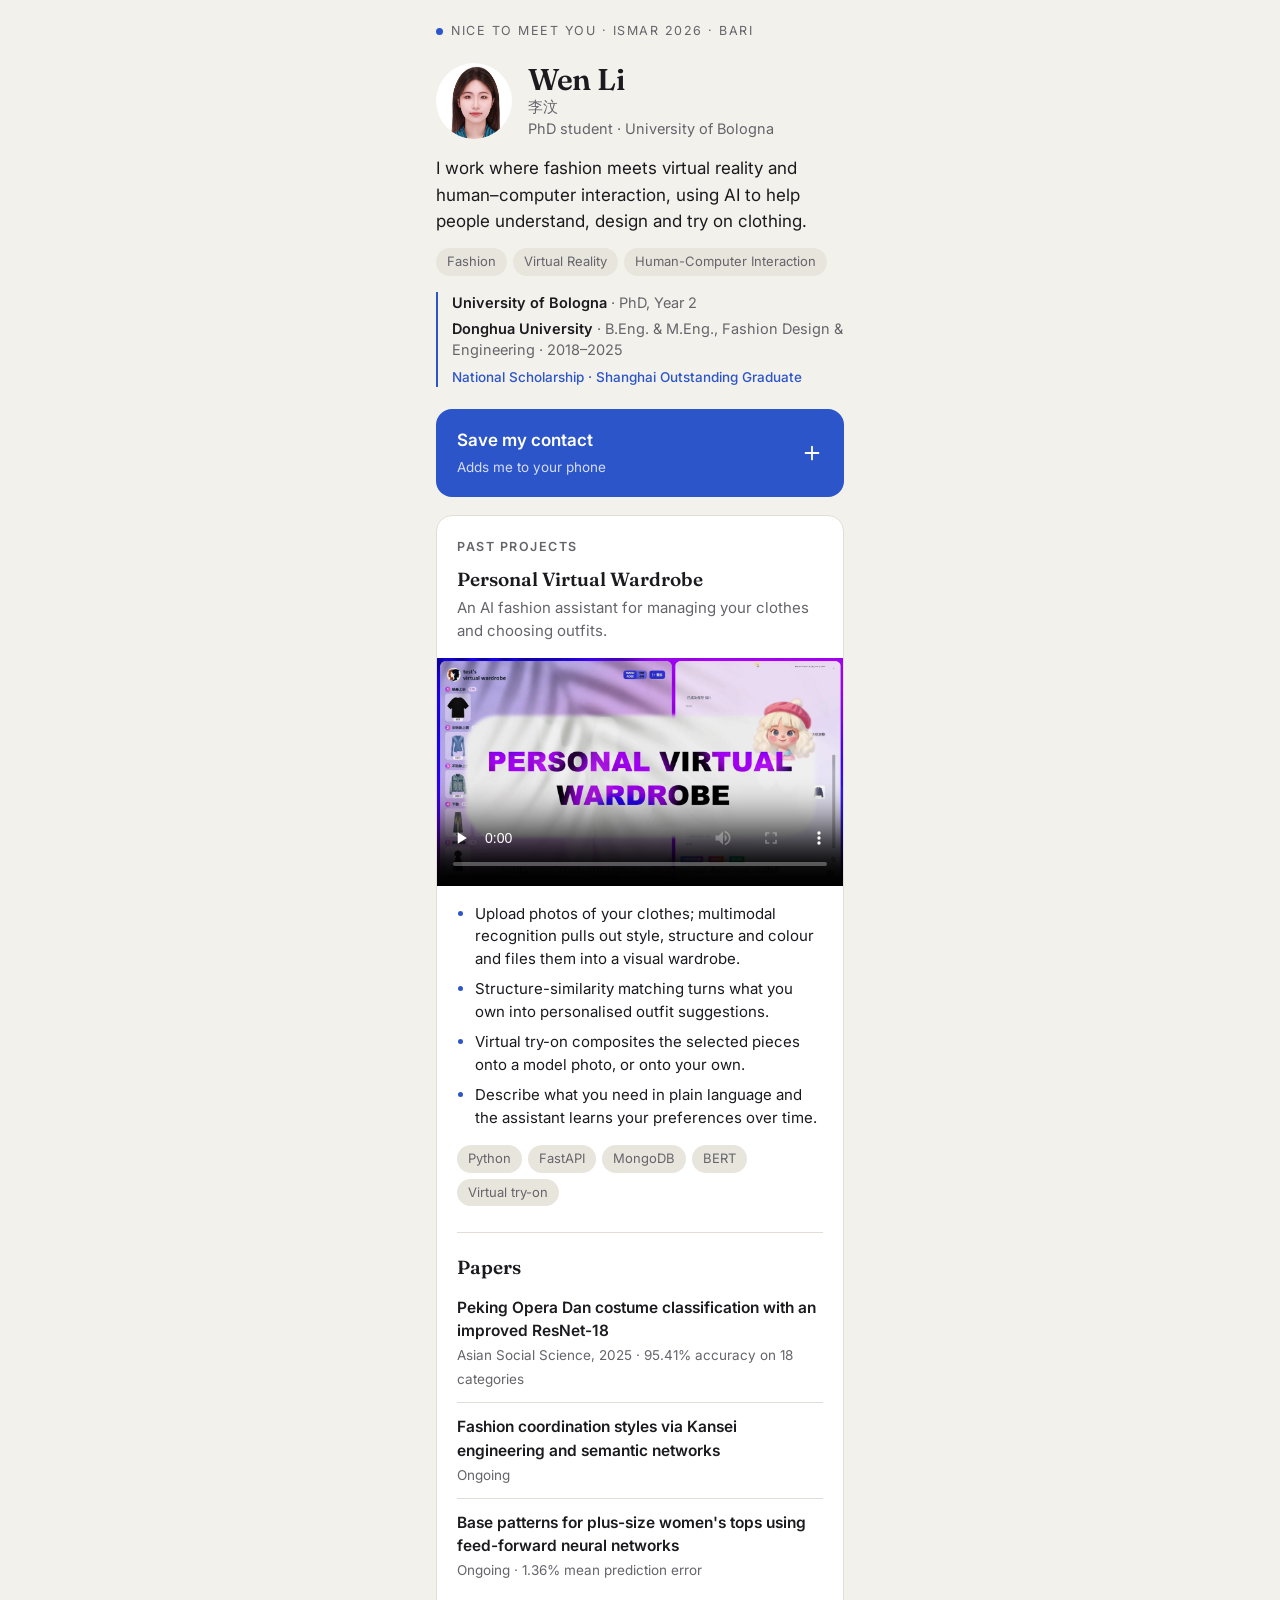
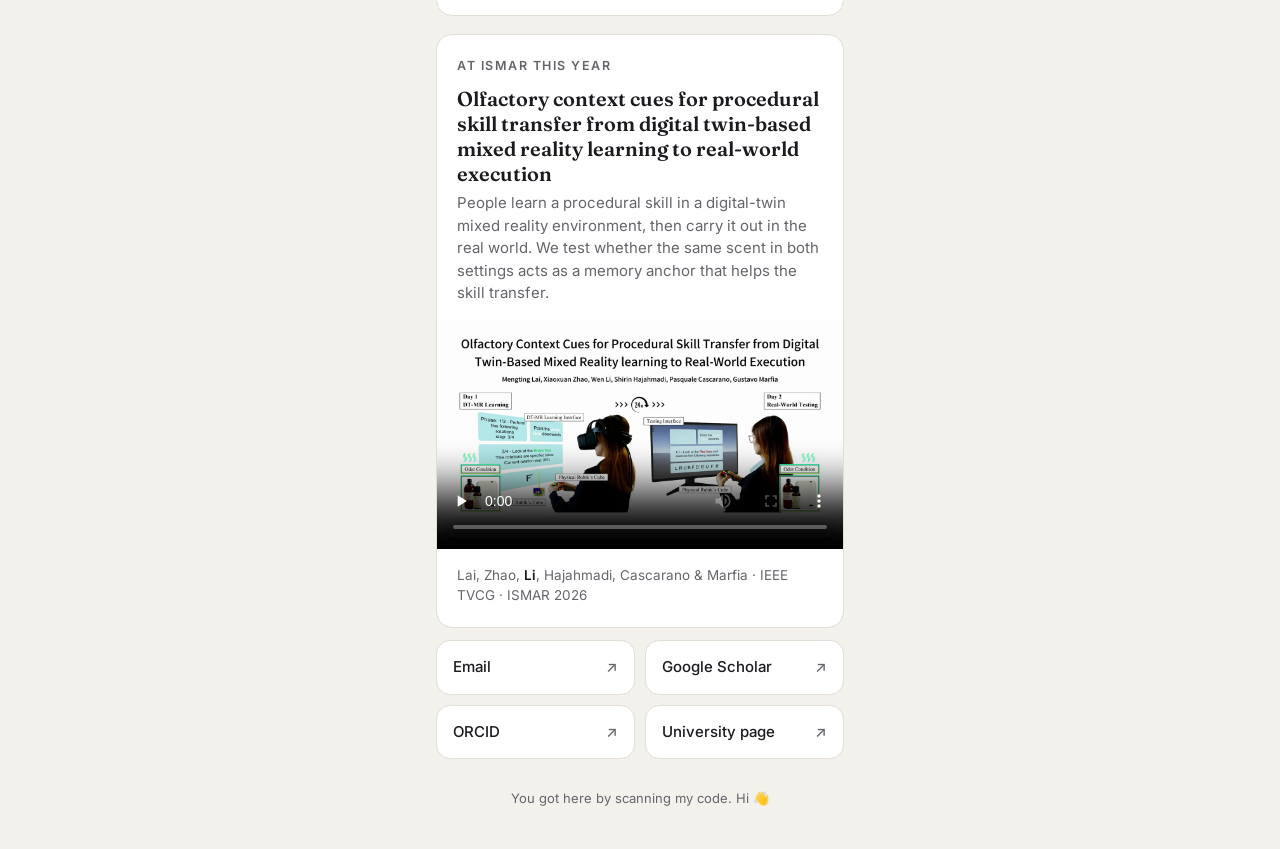
<file: index.html>
<!doctype html>
<html lang="en">
<head>
<meta charset="utf-8">
<meta name="viewport" content="width=device-width, initial-scale=1, viewport-fit=cover">
<title>Wen Li · ISMAR 2026</title>
<link rel="preconnect" href="https://fonts.googleapis.com">
<link rel="stylesheet" href="https://fonts.googleapis.com/css2?family=Fraunces:opsz,wght@9..144,400;9..144,600&family=Inter:wght@400;500;600&display=swap">
<link rel="stylesheet" href="style.css">
<style>
  .head { display: flex; gap: 16px; align-items: center; margin: 22px 0 16px; }
  .bio { font-size: 17px; line-height: 1.55; }
  .tags { display: flex; flex-wrap: wrap; gap: 6px; margin: 14px 0 22px; }
  .tags span { padding: 4px 11px; border-radius: 999px; background: var(--chip); font-size: 13px; color: var(--muted); }

  .btn {
    display: flex; align-items: center; justify-content: space-between; gap: 12px;
    padding: 18px 20px; border-radius: 16px; margin-bottom: 12px;
    background: var(--surface); border: 1px solid var(--line);
    transition: transform .12s ease;
  }
  .btn:active { transform: scale(.98); }
  .btn b { display: block; font-weight: 600; font-size: 17px; }
  .btn small { color: var(--muted); font-size: 13.5px; }
  .btn svg { width: 22px; height: 22px; flex: none; }
  .btn.primary { background: var(--accent); color: var(--accent-ink); border-color: transparent; }
  .btn.primary small { color: inherit; opacity: .8; }

  .panel {
    margin: 18px 0 12px; padding: 22px 20px; border-radius: 16px;
    background: var(--surface); border: 1px solid var(--line);
  }
  .label { font-size: 12.5px; letter-spacing: .12em; text-transform: uppercase; color: var(--muted); font-weight: 600; }
  .panel h2 { font: 600 22px/1.25 var(--serif); margin: 10px 0 6px; }
  .panel .lede { color: var(--muted); font-size: 15px; }

  #paper h2 { font-size: 20px; }
  .panel .meta { margin-top: 12px; font-size: 13.5px; color: var(--muted); }
  .panel .meta b { color: var(--ink); font-weight: 600; }
  .more { display: inline-block; margin-top: 14px; font-weight: 500; border-bottom: 1.5px solid currentColor; }

  .video { position: relative; margin: 16px -20px; aspect-ratio: 16 / 9; background: #000; }
  .video video { width: 100%; height: 100%; display: block; object-fit: cover; }
  .points { padding-left: 18px; font-size: 15px; display: grid; gap: 8px; }
  .points li::marker { color: var(--accent); }
  .panel .tags { margin: 16px 0 0; }

  .rows { list-style: none; padding: 0; margin-top: 12px; }
  .rows li { padding: 12px 0; border-top: 1px solid var(--line); display: flex; justify-content: space-between; gap: 12px; }
  .rows li:first-child { border-top: 0; padding-top: 4px; }
  .rows b { font-weight: 600; display: block; font-size: 15.5px; }
  .rows small { color: var(--muted); font-size: 13.5px; }
  .rows time { color: var(--muted); font-size: 13.5px; white-space: nowrap; }
  .edu { margin: -6px 0 22px; padding-left: 14px; border-left: 2px solid var(--accent); }
  .edu ul { list-style: none; padding: 0; display: grid; gap: 4px; font-size: 14.5px; }
  .edu b { font-weight: 600; }
  .edu span { color: var(--muted); }
  .edu .honors { margin-top: 6px; font-size: 13.5px; color: var(--accent); font-weight: 500; }

  .sub-block { margin-top: 26px; padding-top: 22px; border-top: 1px solid var(--line); }
  .sub-block:first-child { margin-top: 0; padding-top: 0; border-top: 0; }
  .sub-block h3 { font: 600 19px/1.3 var(--serif); margin-bottom: 6px; }
  #projects > .sub-block:first-child { margin-top: 10px; }

  .grid { display: grid; grid-template-columns: 1fr 1fr; gap: 10px; margin-top: 6px; }
  .grid a {
    display: flex; justify-content: space-between; align-items: center;
    padding: 15px 16px; border-radius: 14px; background: var(--surface);
    border: 1px solid var(--line); font-weight: 500; font-size: 15px;
  }
  .grid a::after { content: "↗"; color: var(--muted); }
  .foot { text-align: center; color: var(--muted); font-size: 13px; margin-top: 30px; }
  [hidden] { display: none !important; }

  /* entrance */
  .wrap > * { animation: rise .5s ease both; }
  .wrap > *:nth-child(2) { animation-delay: .05s; } .wrap > *:nth-child(3) { animation-delay: .1s; }
  .wrap > *:nth-child(4) { animation-delay: .15s; } .wrap > *:nth-child(n+5) { animation-delay: .2s; }
  @keyframes rise { from { opacity: 0; transform: translateY(8px); } }
  @media (prefers-reduced-motion: reduce) { .wrap > * { animation: none; } }
</style>
</head>
<body>
<main class="wrap">
  <div class="eyebrow" id="eyebrow"></div>

  <div class="head">
    <div class="avatar" id="avatar"></div>
    <div>
      <h1 id="name"></h1>
      <div class="sub" id="nameZh"></div>
      <div class="sub" id="role"></div>
    </div>
  </div>

  <p class="bio" id="bio"></p>
  <div class="tags" id="interests"></div>

  <section class="edu" id="eduPanel">
    <ul id="edu"></ul>
    <p class="honors" id="honors"></p>
  </section>

  <a class="btn primary" id="save" href="#">
    <span><b>Save my contact</b><small>Adds me to your phone</small></span>
    <svg viewBox="0 0 24 24" fill="none" stroke="currentColor" stroke-width="2" stroke-linecap="round"><path d="M12 5v14M5 12h14"/></svg>
  </a>
  <a class="btn" id="cv" target="_blank" rel="noopener">
    <span><b>CV</b><small>PDF</small></span>
    <svg viewBox="0 0 24 24" fill="none" stroke="currentColor" stroke-width="1.8" stroke-linejoin="round"><path d="M14 3H6v18h12V7z"/><path d="M14 3v4h4"/></svg>
  </a>


  <section class="panel" id="past">
    <div class="label">Past projects</div>
    <div id="projects"></div>
    <div class="sub-block" id="resPanel">
      <h3>Papers</h3>
      <ul class="rows" id="research"></ul>
    </div>
  </section>

  <section class="panel" id="paper" hidden>
    <div class="label" id="pLabel"></div>
    <h2 id="pTitle"></h2>
    <p class="lede" id="pSummary"></p>
    <div class="video" id="pVideo" hidden></div>
    <p class="meta" id="pMeta"></p>
    <a class="more" id="pLink" target="_blank" rel="noopener"></a>
  </section>

  <nav class="grid" id="links"></nav>

  <p class="foot" id="via">You got here by scanning my code. Hi 👋</p>
</main>

<script src="config.js"></script>
<script>
  const P = window.PROFILE, $ = id => document.getElementById(id);
  const el = (tag, props = {}, ...kids) => { const e = Object.assign(document.createElement(tag), props); e.append(...kids); return e; };

  document.title = `${P.name} · ${P.event.split("·")[0].trim()}`;
  $("eyebrow").textContent = `Nice to meet you · ${P.event}`;
  $("name").textContent = P.name;
  $("nameZh").textContent = P.nameZh || "";
  $("role").textContent = [P.role, P.affiliation].filter(Boolean).join(" · ");
  $("bio").textContent = P.bio;
  for (const t of P.interests || []) $("interests").append(el("span", { textContent: t }));

  // avatar, falls back to initials
  const initials = P.name.split(/\s+/).map(s => s[0]).join("").slice(0, 2);
  const av = $("avatar");
  if (P.photo) {
    const img = new Image();
    img.className = "avatar"; img.alt = P.name; img.src = P.photo;
    img.onload = () => av.replaceWith(img);
    img.onerror = () => (av.textContent = initials);
  } else av.textContent = initials;

  // CV
  if (P.cv) $("cv").href = P.cv; else $("cv").hidden = true;

  // education, one line per school
  if (P.education?.length) for (const e of P.education)
    $("edu").append(el("li", {}, el("b", { textContent: e.school }), el("span", { textContent: " · " + [e.degree, e.when].filter(Boolean).join(" · ") })));
  else $("eduPanel").hidden = true;
  $("honors").textContent = (P.honors || []).join(" · ");

  // ISMAR paper; my own surname is bolded in the author list
  if (P.paper) {
    const p = P.paper;
    $("pLabel").textContent = p.label;
    $("pTitle").textContent = p.title;
    $("pSummary").textContent = p.summary || "";
    const me = P.name.split(" ").pop();
    $("pMeta").append(...p.authors.split(/(\b\w+\b)/).map(s => s === me ? el("b", { textContent: s }) : s), p.venue ? " · " + p.venue : "");
    if (p.video) {
      $("pVideo").append(el("video", { src: p.video, poster: p.poster || "", controls: true, playsInline: true, preload: "none" }));
      $("pVideo").hidden = false;
    }
    if (p.url) { $("pLink").href = p.url; $("pLink").textContent = p.linkText || "Read more →"; } else $("pLink").hidden = true;
    $("paper").hidden = false;
  }

  // past projects (video + what it does), then past papers, in one card
  for (const p of P.projects || []) {
    const sec = el("div", { className: "sub-block", id: p.id },
      el("h3", { textContent: p.title }),
      el("p", { className: "lede", textContent: p.summary }));
    if (p.video) {
      const v = el("video", { src: p.video, poster: p.poster || "", controls: true, playsInline: true, preload: "none" });
      sec.append(el("div", { className: "video" }, v));
    }
    if (p.points?.length) sec.append(el("ul", { className: "points" }, ...p.points.map(t => el("li", { textContent: t }))));
    if (p.tags?.length) sec.append(el("div", { className: "tags" }, ...p.tags.map(t => el("span", { textContent: t }))));
    $("projects").append(sec);
  }

  const rows = list => list.map(x => el("li", {}, el("div", {}, el("b", { textContent: x.title }), el("small", { textContent: x.note || "" }))));
  if (P.research?.length) $("research").append(...rows(P.research)); else $("resPanel").hidden = true;
  if (!P.projects?.length && !P.research?.length) $("past").hidden = true;

  // link grid
  const links = [{ label: "Email", url: P.email && "mailto:" + P.email }, ...(P.links || []), P.homepage || {}].filter(l => l.url);
  for (const l of links) {
    const a = el("a", { href: l.url, textContent: l.label });
    if (!l.url.startsWith("mailto:")) { a.target = "_blank"; a.rel = "noopener"; }
    $("links").append(a);
  }

  // vCard, built from the config so it never drifts from the page
  const esc = s => String(s).replace(/([,;\\])/g, "\\$1").replace(/\n/g, "\\n");
  const [first, ...rest] = P.name.split(" ");
  const vcf = [
    "BEGIN:VCARD", "VERSION:3.0",
    `N:${esc(rest.join(" "))};${esc(first)};;;`,
    `FN:${esc(P.name + (P.nameZh ? ` (${P.nameZh})` : ""))}`,
    P.affiliation && `ORG:${esc(P.affiliation)}`,
    P.role && `TITLE:${esc(P.role)}`,
    P.email && `EMAIL;TYPE=INTERNET:${P.email}`,
    P.homepage?.url && `URL:${P.homepage.url}`,
    ...(P.links || []).filter(l => l.url).map(l => `URL;TYPE=${esc(l.label)}:${l.url}`),
    `NOTE:${esc("Met at " + P.event)}`,
    "END:VCARD",
  ].filter(Boolean).join("\r\n");
  $("save").href = URL.createObjectURL(new Blob([vcf], { type: "text/vcard;charset=utf-8" }));
  $("save").download = P.name.toLowerCase().replace(/\s+/g, "-") + ".vcf";

  // NFC tags can point to ?via=tap; the "My work" QR adds #<project id>
  if (new URLSearchParams(location.search).get("via") === "tap")
    $("via").textContent = "You got here by tapping my phone. Hi 👋";
  const target = location.hash && document.getElementById(location.hash.slice(1));
  if (target) setTimeout(() => target.scrollIntoView({ behavior: "smooth", block: "start" }), 400);
</script>
</body>
</html>
</file>
<file: style.css>
:root {
  --bg: #f3f1ec;
  --surface: #ffffff;
  --ink: #1a1a1f;
  --muted: #66646b;
  --line: #e2ded5;
  --accent: #2c55c9;
  --accent-ink: #ffffff;
  --chip: #e8e5dd;
  --serif: "Fraunces", Georgia, serif;
  --sans: "Inter", system-ui, -apple-system, "PingFang SC", sans-serif;
}
@media (prefers-color-scheme: dark) {
  :root:not([data-theme="light"]) {
    --bg: #15151a; --surface: #1f1f26; --ink: #f1efea; --muted: #a3a1a9;
    --line: #2f2f38; --accent: #6f8ff0; --accent-ink: #0d0d12; --chip: #26262e;
  }
}
:root[data-theme="dark"] {
  --bg: #15151a; --surface: #1f1f26; --ink: #f1efea; --muted: #a3a1a9;
  --line: #2f2f38; --accent: #6f8ff0; --accent-ink: #0d0d12; --chip: #26262e;
}

* { box-sizing: border-box; margin: 0; }
html { -webkit-text-size-adjust: 100%; }
body {
  background: var(--bg); color: var(--ink); font: 16px/1.5 var(--sans);
  -webkit-font-smoothing: antialiased; min-height: 100dvh;
}
a { color: inherit; text-decoration: none; }
.wrap { max-width: 440px; margin: 0 auto; padding: 22px 16px 40px; }

.eyebrow {
  display: flex; align-items: center; gap: 8px;
  font-size: 12.5px; letter-spacing: .12em; text-transform: uppercase; color: var(--muted);
}
.eyebrow::before { content: ""; width: 7px; height: 7px; border-radius: 50%; background: var(--accent); }

.avatar {
  width: 76px; height: 76px; border-radius: 50%; flex: none; object-fit: cover;
  background: var(--chip); display: grid; place-items: center;
  font: 600 26px var(--serif); color: var(--accent);
}
h1 { font: 600 30px/1.1 var(--serif); letter-spacing: -.01em; }
.sub { color: var(--muted); font-size: 14.5px; }
</file>
